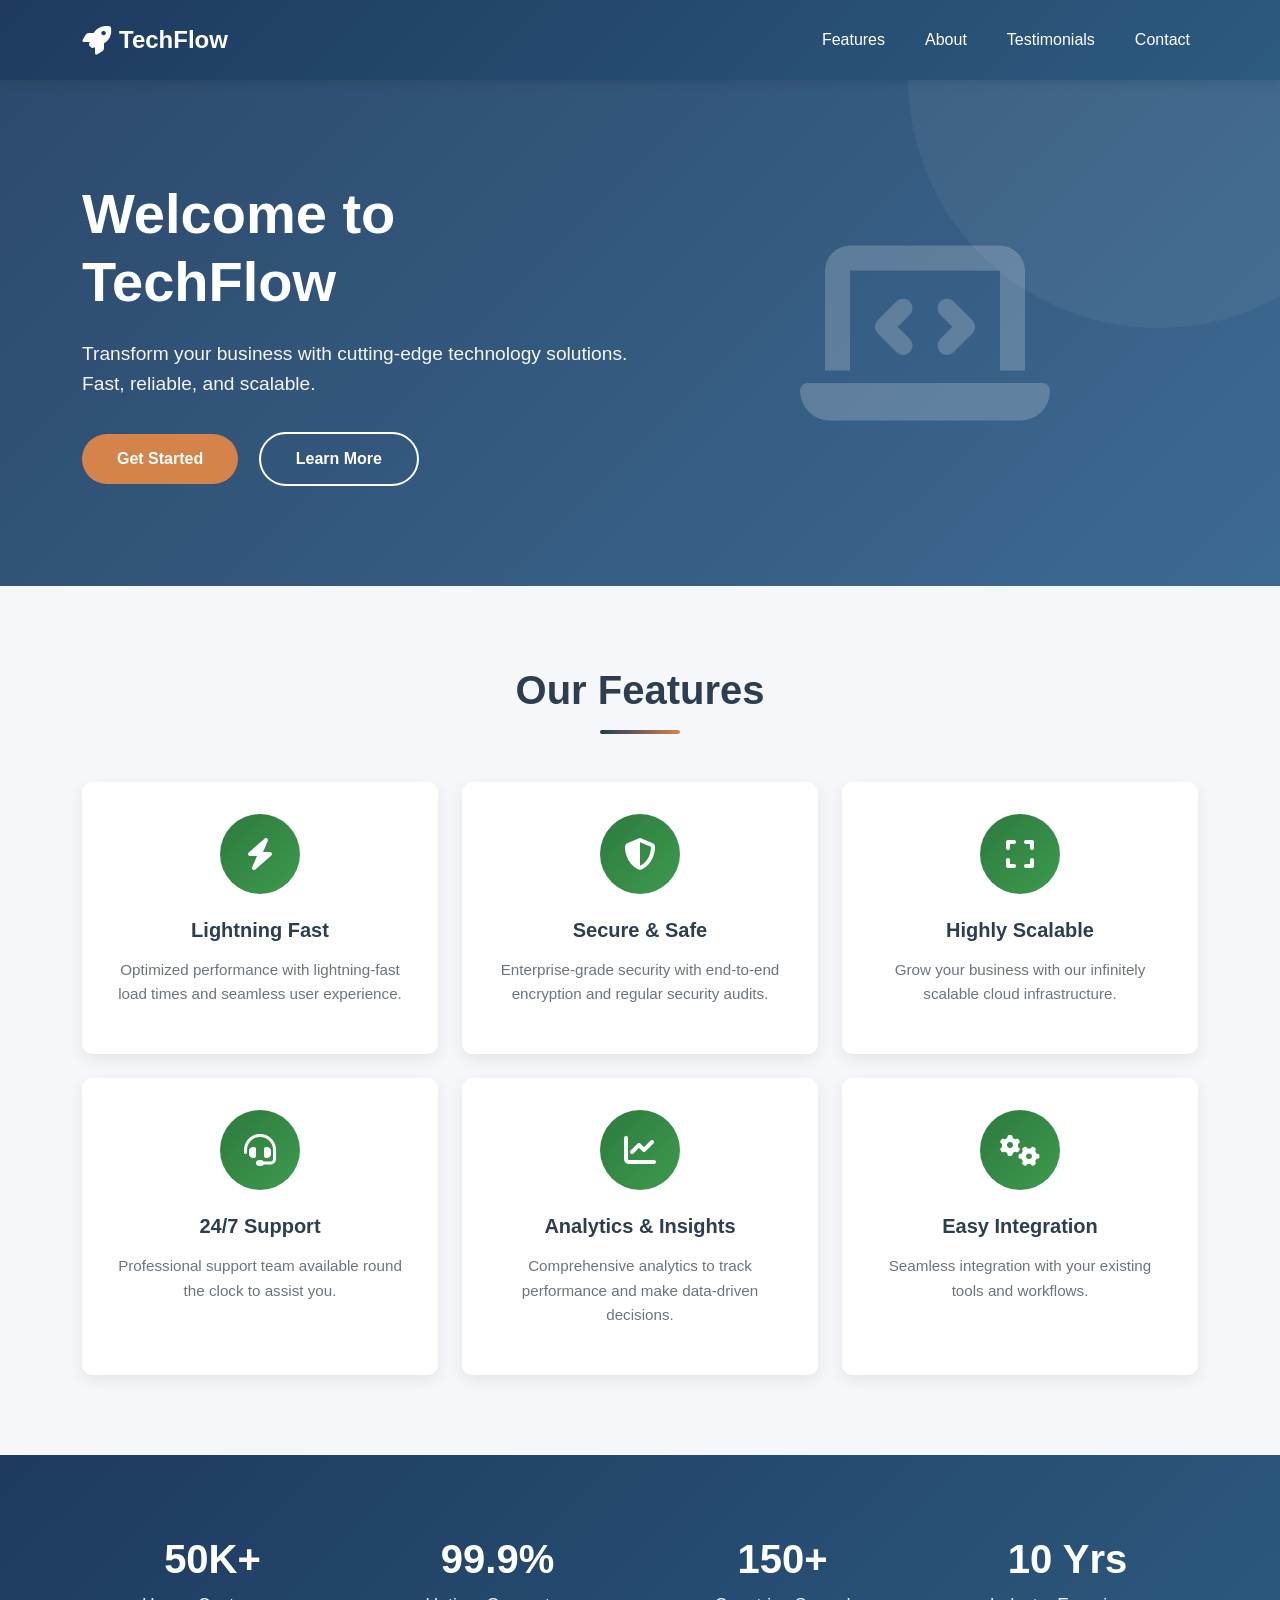
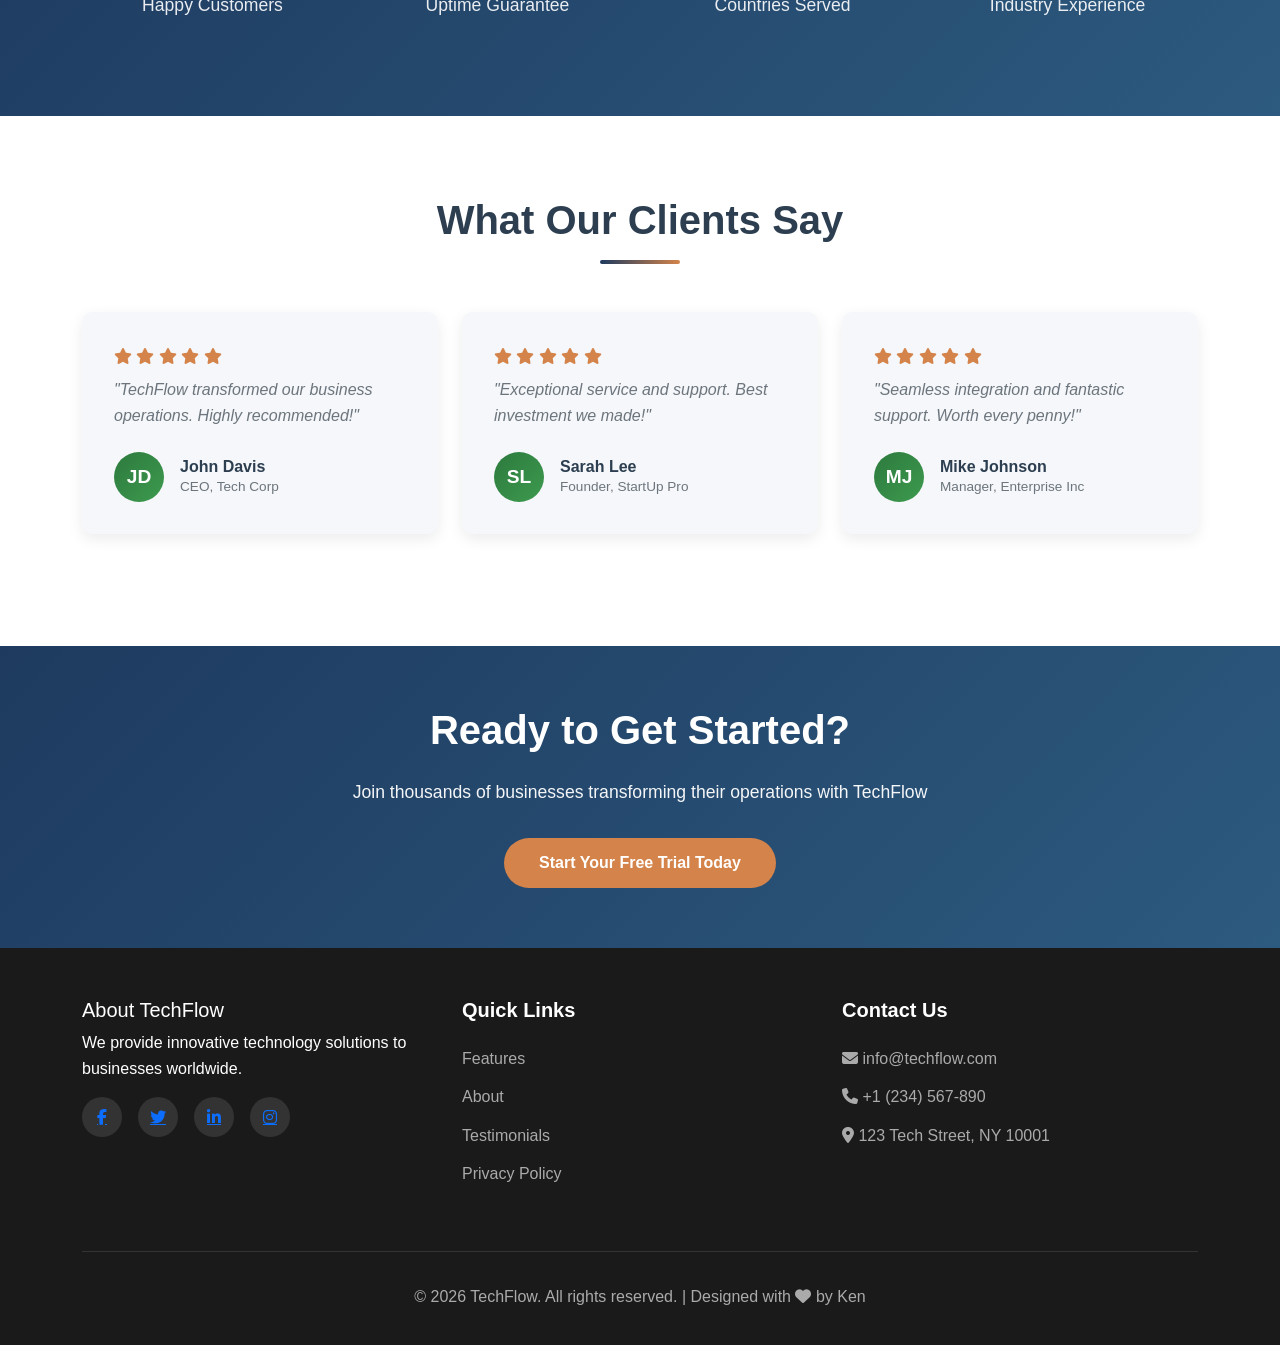
<file: landingpage.html>
<!DOCTYPE html>
<html lang="en">
<head>
    <meta charset="UTF-8">
    <meta name="viewport" content="width=device-width, initial-scale=1.0">
    <title>TechFlow - Modern Solutions for Your Business</title>
    <!-- Bootstrap 5 CSS -->
    <link href="https://cdn.jsdelivr.net/npm/bootstrap@5.3.0/dist/css/bootstrap.min.css" rel="stylesheet">
    <!-- Font Awesome Icons -->
    <link rel="stylesheet" href="https://cdnjs.cloudflare.com/ajax/libs/font-awesome/6.4.0/css/all.min.css">
    <style>
        :root {
            --primary-color: #1e3a5f;
            --secondary-color: #6c757d;
            --success-color: #2d7a3e;
            --danger-color: #c85a4a;
            --light-bg: #f5f7fa;
            --dark-text: #2c3e50;
            --accent-color: #d4844a;
        }

        * {
            margin: 0;
            padding: 0;
            box-sizing: border-box;
        }

        body {
            font-family: 'Segoe UI', Tahoma, Geneva, Verdana, sans-serif;
            line-height: 1.6;
            color: var(--dark-text);
        }

        /* Navbar Styling */
        .navbar {
            background: linear-gradient(135deg, #1e3a5f, #2d5a7f);
            padding: 1rem 0;
            box-shadow: 0 2px 10px rgba(0, 0, 0, 0.1);
        }

        .navbar-brand {
            font-weight: 700;
            font-size: 1.5rem;
            color: white !important;
            display: flex;
            align-items: center;
            gap: 0.5rem;
        }

        .navbar-brand i {
            font-size: 1.8rem;
        }

        .nav-link {
            color: white !important;
            margin-left: 1.5rem;
            font-weight: 500;
            transition: all 0.3s ease;
            position: relative;
        }

        .nav-link:hover {
            color: #e9ecef !important;
            transform: translateY(-2px);
        }

        .nav-link::after {
            content: '';
            position: absolute;
            bottom: -5px;
            left: 0;
            width: 0;
            height: 2px;
            background-color: #ffc107;
            transition: width 0.3s ease;
        }

        .nav-link:hover::after {
            width: 100%;
        }

        /* Hero Section */
        .hero {
            background: linear-gradient(135deg, #2c4a6d, #3d6a92);
            color: white;
            padding: 100px 0;
            position: relative;
            overflow: hidden;
        }

        .hero::before {
            content: '';
            position: absolute;
            top: -50%;
            right: -10%;
            width: 500px;
            height: 500px;
            background: rgba(255, 255, 255, 0.05);
            border-radius: 50%;
        }

        .hero-content {
            position: relative;
            z-index: 1;
        }

        .hero h1 {
            font-size: 3.5rem;
            font-weight: 700;
            margin-bottom: 1.5rem;
            line-height: 1.2;
        }

        .hero p {
            font-size: 1.2rem;
            margin-bottom: 2rem;
            opacity: 0.95;
        }

        .btn-custom {
            padding: 12px 35px;
            font-weight: 600;
            border-radius: 50px;
            transition: all 0.3s ease;
            text-decoration: none;
            display: inline-block;
        }

        .btn-primary-custom {
            background-color: #d4844a;
            color: white;
            border: none;
        }

        .btn-primary-custom:hover {
            background-color: #c25d2c;
            transform: translateY(-3px);
            box-shadow: 0 10px 25px rgba(212, 132, 74, 0.4);
            color: white;
        }

        .btn-secondary-custom {
            background-color: transparent;
            color: white;
            border: 2px solid white;
        }

        .btn-secondary-custom:hover {
            background-color: white;
            color: #667eea;
            transform: translateY(-3px);
        }

        /* Features Section */
        .features {
            padding: 80px 0;
            background-color: var(--light-bg);
        }

        .section-title {
            font-size: 2.5rem;
            font-weight: 700;
            margin-bottom: 3rem;
            text-align: center;
            color: var(--dark-text);
            position: relative;
        }

        .section-title::after {
            content: '';
            display: block;
            width: 80px;
            height: 4px;
            background: linear-gradient(90deg, #1e3a5f, #d4844a);
            margin: 1rem auto 0;
            border-radius: 2px;
        }

        .feature-card {
            background: white;
            padding: 2rem;
            border-radius: 10px;
            text-align: center;
            transition: all 0.3s ease;
            box-shadow: 0 5px 15px rgba(0, 0, 0, 0.08);
            height: 100%;
        }

        .feature-card:hover {
            transform: translateY(-10px);
            box-shadow: 0 20px 40px rgba(0, 0, 0, 0.15);
        }

        .feature-icon {
            width: 80px;
            height: 80px;
            background: linear-gradient(135deg, #2d7a3e, #3d9a4e);
            border-radius: 50%;
            display: flex;
            align-items: center;
            justify-content: center;
            margin: 0 auto 1.5rem;
            font-size: 2rem;
            color: white;
        }

        .feature-card h5 {
            font-weight: 700;
            margin-bottom: 1rem;
            color: var(--dark-text);
        }

        .feature-card p {
            color: var(--secondary-color);
            font-size: 0.95rem;
        }

        /* Stats Section */
        .stats {
            background: linear-gradient(135deg, #1e3a5f, #2d5a7f);
            color: white;
            padding: 80px 0;
            text-align: center;
        }

        .stat-item h3 {
            font-size: 2.5rem;
            font-weight: 700;
            margin-bottom: 0.5rem;
        }

        .stat-item p {
            font-size: 1.1rem;
            opacity: 0.9;
        }

        /* Testimonials Section */
        .testimonials {
            padding: 80px 0;
            background-color: white;
        }

        .testimonial-card {
            background: var(--light-bg);
            padding: 2rem;
            border-radius: 10px;
            margin-bottom: 2rem;
            box-shadow: 0 5px 15px rgba(0, 0, 0, 0.08);
            transition: all 0.3s ease;
        }

        .testimonial-card:hover {
            transform: translateX(10px);
        }

        .testimonial-text {
            font-style: italic;
            color: var(--secondary-color);
            margin-bottom: 1.5rem;
        }

        .testimonial-author {
            display: flex;
            align-items: center;
            gap: 1rem;
        }

        .author-avatar {
            width: 50px;
            height: 50px;
            background: linear-gradient(135deg, #2d7a3e, #3d9a4e);
            border-radius: 50%;
            display: flex;
            align-items: center;
            justify-content: center;
            color: white;
            font-weight: 700;
            font-size: 1.2rem;
        }

        .author-info h6 {
            margin: 0;
            font-weight: 600;
        }

        .author-info p {
            margin: 0;
            font-size: 0.85rem;
            color: var(--secondary-color);
        }

        .stars {
            color: #d4844a;
            margin-bottom: 0.5rem;
        }

        /* CTA Section */
        .cta-section {
            background: linear-gradient(135deg, #1e3a5f, #2d5a7f);
            color: white;
            padding: 60px 0;
            text-align: center;
        }

        .cta-section h2 {
            font-size: 2.5rem;
            margin-bottom: 1.5rem;
            font-weight: 700;
        }

        .cta-section p {
            font-size: 1.1rem;
            margin-bottom: 2rem;
            opacity: 0.95;
        }

        /* Footer */
        footer {
            background-color: #1a1a1a;
            color: white;
            padding: 50px 0 20px;
        }

        .footer-content h5 {
            font-weight: 700;
            margin-bottom: 1.5rem;
        }

        .footer-content ul {
            list-style: none;
            padding: 0;
        }

        .footer-content ul li {
            margin-bottom: 0.8rem;
        }

        .footer-content a {
            color: #aaa;
            text-decoration: none;
            transition: color 0.3s ease;
        }

        .footer-content a:hover {
            color: white;
        }

        .social-links {
            display: flex;
            gap: 1rem;
            margin-bottom: 3rem;
        }

        .social-links a {
            width: 40px;
            height: 40px;
            background-color: #333;
            border-radius: 50%;
            display: flex;
            align-items: center;
            justify-content: center;
            transition: all 0.3s ease;
        }

        .social-links a:hover {
            background-color: #2d7a3e;
            transform: translateY(-5px);
        }

        .footer-bottom {
            border-top: 1px solid #333;
            margin-top: 3rem;
            padding-top: 2rem;
            text-align: center;
            color: #aaa;
        }

        /* Responsive */
        @media (max-width: 768px) {
            .hero h1 {
                font-size: 2.2rem;
            }

            .hero p {
                font-size: 1rem;
            }

            .section-title {
                font-size: 2rem;
            }

            .stat-item h3 {
                font-size: 2rem;
            }

            .navbar {
                padding: 0.5rem 0;
            }

            .nav-link {
                margin-left: 0;
            }
        }
    </style>
</head>
<body>
    <!-- Navbar -->
    <nav class="navbar navbar-expand-lg navbar-dark sticky-top">
        <div class="container-lg">
            <a class="navbar-brand" href="#home">
                <i class="fas fa-rocket"></i>
                TechFlow
            </a>
            <button class="navbar-toggler" type="button" data-bs-toggle="collapse" data-bs-target="#navbarNav">
                <span class="navbar-toggler-icon"></span>
            </button>
            <div class="collapse navbar-collapse" id="navbarNav">
                <ul class="navbar-nav ms-auto">
                    <li class="nav-item">
                        <a class="nav-link" href="#features">Features</a>
                    </li>
                    <li class="nav-item">
                        <a class="nav-link" href="#about">About</a>
                    </li>
                    <li class="nav-item">
                        <a class="nav-link" href="#testimonials">Testimonials</a>
                    </li>
                    <li class="nav-item">
                        <a class="nav-link" href="#contact">Contact</a>
                    </li>
                </ul>
            </div>
        </div>
    </nav>

    <!-- Hero Section -->
    <section class="hero" id="home">
        <div class="container-lg">
            <div class="row align-items-center">
                <div class="col-lg-6 hero-content">
                    <h1>Welcome to TechFlow</h1>
                    <p>Transform your business with cutting-edge technology solutions. Fast, reliable, and scalable.</p>
                    <div>
                        <a href="#contact" class="btn-custom btn-primary-custom">Get Started</a>
                        <a href="#features" class="btn-custom btn-secondary-custom ms-3">Learn More</a>
                    </div>
                </div>
                <div class="col-lg-6 text-center">
                    <i class="fas fa-laptop-code" style="font-size: 200px; opacity: 0.2;"></i>
                </div>
            </div>
        </div>
    </section>

    <!-- Features Section -->
    <section class="features" id="features">
        <div class="container-lg">
            <h2 class="section-title">Our Features</h2>
            <div class="row g-4">
                <div class="col-md-6 col-lg-4">
                    <div class="feature-card">
                        <div class="feature-icon">
                            <i class="fas fa-bolt"></i>
                        </div>
                        <h5>Lightning Fast</h5>
                        <p>Optimized performance with lightning-fast load times and seamless user experience.</p>
                    </div>
                </div>
                <div class="col-md-6 col-lg-4">
                    <div class="feature-card">
                        <div class="feature-icon">
                            <i class="fas fa-shield-alt"></i>
                        </div>
                        <h5>Secure & Safe</h5>
                        <p>Enterprise-grade security with end-to-end encryption and regular security audits.</p>
                    </div>
                </div>
                <div class="col-md-6 col-lg-4">
                    <div class="feature-card">
                        <div class="feature-icon">
                            <i class="fas fa-expand"></i>
                        </div>
                        <h5>Highly Scalable</h5>
                        <p>Grow your business with our infinitely scalable cloud infrastructure.</p>
                    </div>
                </div>
                <div class="col-md-6 col-lg-4">
                    <div class="feature-card">
                        <div class="feature-icon">
                            <i class="fas fa-headset"></i>
                        </div>
                        <h5>24/7 Support</h5>
                        <p>Professional support team available round the clock to assist you.</p>
                    </div>
                </div>
                <div class="col-md-6 col-lg-4">
                    <div class="feature-card">
                        <div class="feature-icon">
                            <i class="fas fa-chart-line"></i>
                        </div>
                        <h5>Analytics & Insights</h5>
                        <p>Comprehensive analytics to track performance and make data-driven decisions.</p>
                    </div>
                </div>
                <div class="col-md-6 col-lg-4">
                    <div class="feature-card">
                        <div class="feature-icon">
                            <i class="fas fa-cogs"></i>
                        </div>
                        <h5>Easy Integration</h5>
                        <p>Seamless integration with your existing tools and workflows.</p>
                    </div>
                </div>
            </div>
        </div>
    </section>

    <!-- Stats Section -->
    <section class="stats" id="about">
        <div class="container-lg">
            <div class="row g-4">
                <div class="col-md-6 col-lg-3">
                    <div class="stat-item">
                        <h3>50K+</h3>
                        <p>Happy Customers</p>
                    </div>
                </div>
                <div class="col-md-6 col-lg-3">
                    <div class="stat-item">
                        <h3>99.9%</h3>
                        <p>Uptime Guarantee</p>
                    </div>
                </div>
                <div class="col-md-6 col-lg-3">
                    <div class="stat-item">
                        <h3>150+</h3>
                        <p>Countries Served</p>
                    </div>
                </div>
                <div class="col-md-6 col-lg-3">
                    <div class="stat-item">
                        <h3>10 Yrs</h3>
                        <p>Industry Experience</p>
                    </div>
                </div>
            </div>
        </div>
    </section>

    <!-- Testimonials Section -->
    <section class="testimonials" id="testimonials">
        <div class="container-lg">
            <h2 class="section-title">What Our Clients Say</h2>
            <div class="row g-4">
                <div class="col-md-6 col-lg-4">
                    <div class="testimonial-card">
                        <div class="stars">
                            <i class="fas fa-star"></i>
                            <i class="fas fa-star"></i>
                            <i class="fas fa-star"></i>
                            <i class="fas fa-star"></i>
                            <i class="fas fa-star"></i>
                        </div>
                        <p class="testimonial-text">"TechFlow transformed our business operations. Highly recommended!"</p>
                        <div class="testimonial-author">
                            <div class="author-avatar">JD</div>
                            <div class="author-info">
                                <h6>John Davis</h6>
                                <p>CEO, Tech Corp</p>
                            </div>
                        </div>
                    </div>
                </div>
                <div class="col-md-6 col-lg-4">
                    <div class="testimonial-card">
                        <div class="stars">
                            <i class="fas fa-star"></i>
                            <i class="fas fa-star"></i>
                            <i class="fas fa-star"></i>
                            <i class="fas fa-star"></i>
                            <i class="fas fa-star"></i>
                        </div>
                        <p class="testimonial-text">"Exceptional service and support. Best investment we made!"</p>
                        <div class="testimonial-author">
                            <div class="author-avatar">SL</div>
                            <div class="author-info">
                                <h6>Sarah Lee</h6>
                                <p>Founder, StartUp Pro</p>
                            </div>
                        </div>
                    </div>
                </div>
                <div class="col-md-6 col-lg-4">
                    <div class="testimonial-card">
                        <div class="stars">
                            <i class="fas fa-star"></i>
                            <i class="fas fa-star"></i>
                            <i class="fas fa-star"></i>
                            <i class="fas fa-star"></i>
                            <i class="fas fa-star"></i>
                        </div>
                        <p class="testimonial-text">"Seamless integration and fantastic support. Worth every penny!"</p>
                        <div class="testimonial-author">
                            <div class="author-avatar">MJ</div>
                            <div class="author-info">
                                <h6>Mike Johnson</h6>
                                <p>Manager, Enterprise Inc</p>
                            </div>
                        </div>
                    </div>
                </div>
            </div>
        </div>
    </section>

    <!-- CTA Section -->
    <section class="cta-section">
        <div class="container-lg">
            <h2>Ready to Get Started?</h2>
            <p>Join thousands of businesses transforming their operations with TechFlow</p>
            <a href="#contact" class="btn-custom btn-primary-custom">Start Your Free Trial Today</a>
        </div>
    </section>

    <!-- Footer -->
    <footer id="contact">
        <div class="container-lg">
            <div class="row mb-5">
                <div class="col-md-4">
                    <h5>About TechFlow</h5>
                    <p>We provide innovative technology solutions to businesses worldwide.</p>
                    <div class="social-links">
                        <a href="#"><i class="fab fa-facebook-f"></i></a>
                        <a href="#"><i class="fab fa-twitter"></i></a>
                        <a href="#"><i class="fab fa-linkedin-in"></i></a>
                        <a href="#"><i class="fab fa-instagram"></i></a>
                    </div>
                </div>
                <div class="col-md-4">
                    <div class="footer-content">
                        <h5>Quick Links</h5>
                        <ul>
                            <li><a href="#features">Features</a></li>
                            <li><a href="#about">About</a></li>
                            <li><a href="#testimonials">Testimonials</a></li>
                            <li><a href="#">Privacy Policy</a></li>
                        </ul>
                    </div>
                </div>
                <div class="col-md-4">
                    <div class="footer-content">
                        <h5>Contact Us</h5>
                        <ul>
                            <li><a href="mailto:info@techflow.com"><i class="fas fa-envelope"></i> info@techflow.com</a></li>
                            <li><a href="tel:+1234567890"><i class="fas fa-phone"></i> +1 (234) 567-890</a></li>
                            <li><a href="#"><i class="fas fa-map-marker-alt"></i> 123 Tech Street, NY 10001</a></li>
                        </ul>
                    </div>
                </div>
            </div>
            <div class="footer-bottom">
                <p>&copy; 2026 TechFlow. All rights reserved. | Designed with <i class="fas fa-heart"></i> by Ken</p>
            </div>
        </div>
    </footer>

    <!-- Bootstrap 5 JS -->
    <script src="https://cdn.jsdelivr.net/npm/bootstrap@5.3.0/dist/js/bootstrap.bundle.min.js"></script>
    
    <script>
        // Smooth scrolling for anchor links
        document.querySelectorAll('a[href^="#"]').forEach(anchor => {
            anchor.addEventListener('click', function (e) {
                e.preventDefault();
                const target = document.querySelector(this.getAttribute('href'));
                if (target) {
                    target.scrollIntoView({
                        behavior: 'smooth',
                        block: 'start'
                    });
                }
            });
        });

        // Add animation on scroll
        const observerOptions = {
            threshold: 0.1,
            rootMargin: '0px 0px -100px 0px'
        };

        const observer = new IntersectionObserver(function(entries) {
            entries.forEach(entry => {
                if (entry.isIntersecting) {
                    entry.target.style.animation = 'fadeInUp 0.6s ease forwards';
                }
            });
        }, observerOptions);

        document.querySelectorAll('.feature-card, .testimonial-card').forEach(el => {
            observer.observe(el);
        });

        // Add keyframe animation
        const style = document.createElement('style');
        style.textContent = `
            @keyframes fadeInUp {
                from {
                    opacity: 0;
                    transform: translateY(30px);
                }
                to {
                    opacity: 1;
                    transform: translateY(0);
                }
            }
        `;
        document.head.appendChild(style);
    </script>
</body>
</html>
</file>
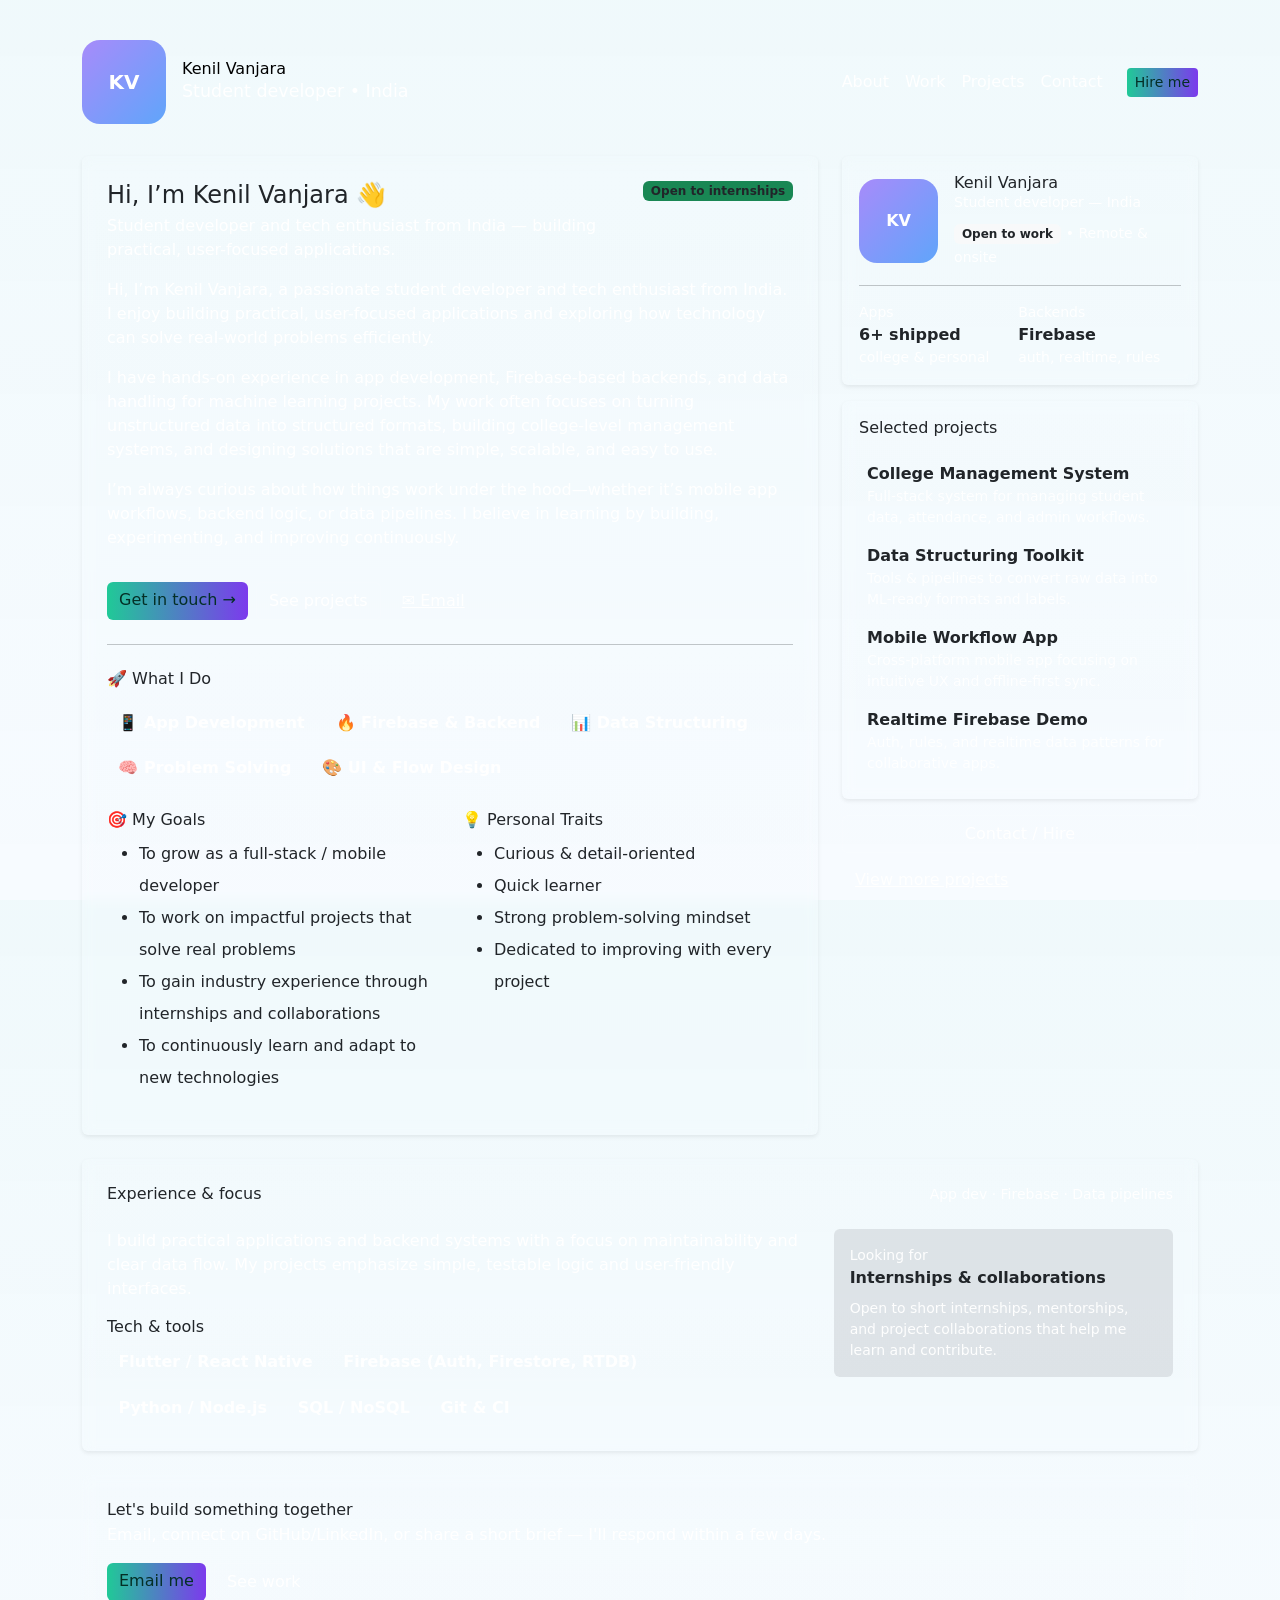
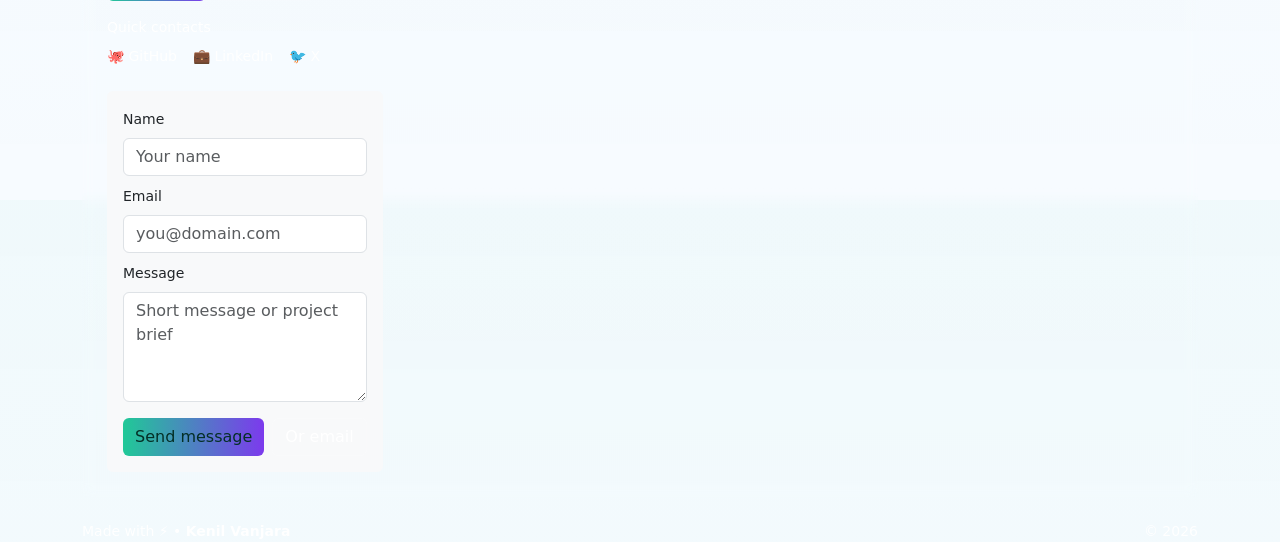
<file: portfolio.html>
<!doctype html>
<html lang="en">
<head>
  <meta charset="utf-8" />
  <meta name="viewport" content="width=device-width, initial-scale=1" />
  <title>Kenil Vanjara — Portfolio</title>
  <meta name="description" content="Kenil Vanjara — student developer. App development, Firebase backends, data structuring for ML, UI & flow design." />

  <!-- Bootstrap CSS (CDN) -->
  <link href="https://cdn.jsdelivr.net/npm/bootstrap@5.3.2/dist/css/bootstrap.min.css" rel="stylesheet">

  <style>
    :root{--accent:#20c997;--bg:#071129;--muted:rgba(255,255,255,0.95)}
    /* keep light-theme color the same — high contrast in dark theme */
    @media (prefers-color-scheme: light){:root{--bg:#f7fbff;--muted:#243044}}
    html,body{height:100%}
    body{background:linear-gradient(180deg,rgba(32,201,151,0.03),transparent),var(--bg);color:var(--muted);font-family:Inter, ui-sans-serif, system-ui, -apple-system, 'Segoe UI', Roboto, 'Helvetica Neue', Arial;padding:2rem}
    .card-ghost{background:linear-gradient(180deg, rgba(255,255,255,0.02), rgba(255,255,255,0.01));border:1px solid rgba(255,255,255,0.05);backdrop-filter:blur(6px)}
    /* avatar text: white for reliable contrast on the gradient */
    .avatar{width:84px;height:84px;border-radius:18px;background:linear-gradient(135deg,#a78bfa,#60a5fa);display:grid;place-items:center;font-weight:800;color:#ffffff}
    /* badges and muted text: increase visibility */
    .skill-badge{background:rgba(255,255,255,0.03);border:1px solid rgba(255,255,255,0.06);border-radius:999px;padding:.35rem .65rem;font-weight:600;color:rgba(255,255,255,0.92)}
    .primary-gradient{background:linear-gradient(90deg,var(--accent),#7c3aed);color:#042f26;border:none}

    /* Targeted dark-theme overrides for elements that were hard to read on the dark background */
    @media (prefers-color-scheme: dark){
      .text-muted { color: rgba(255,255,255,0.86) !important; }
      .small.text-muted, small.text-muted { color: rgba(255,255,255,0.78) !important; }
      .list-group-item .small.text-muted { color: rgba(255,255,255,0.74) !important; }
      .btn-outline-light { color: rgba(255,255,255,0.95); border-color: rgba(255,255,255,0.12); }
      footer { color: rgba(255,255,255,0.80); }
    }
    /* also respect Bootstrap theme toggle (data-bs-theme) */
    :root[data-bs-theme="dark"] {
      .text-muted { color: rgba(255,255,255,0.86) !important; }
      .small.text-muted, small.text-muted { color: rgba(255,255,255,0.78) !important; }
      .btn-outline-light { color: rgba(255,255,255,0.95); border-color: rgba(255,255,255,0.12); }
    }

    /* Strong, theme-agnostic overrides to ensure visible text on the dark background */
    /* High-specificity + !important so changes appear immediately (also covers cached/local previews) */
    .text-muted,
    .nav-link.text-muted,
    .btn-link.text-muted,
    .small.text-muted,
    small.text-muted {
      color: rgba(255,255,255,0.95) !important;
    }

    .list-group-item .small.text-muted { color: rgba(255,255,255,0.86) !important; }

    .btn-outline-light {
      color: rgba(255,255,255,0.98) !important;
      border-color: rgba(255,255,255,0.14) !important;
      background-color: transparent !important;
    }

    /* Main content paragraphs — force pure white for maximum readability */
    /* Targets article content and main section paragraphs only (avoids changing small/muted UI labels) */
    article.card.card-ghost p,
    section#about p,
    section#work p,
    section#contact p {
      color: #ffffff !important;
      opacity: 1 !important;
    }

    /* fallback for inline uses of var(--muted) */
    [style*="color:var(--muted)"] { color: rgba(255,255,255,0.95) !important; }

    @media (max-width:767.98px){body{padding:1rem}}
  </style>
</head>
<body>
  <div class="container-lg">
    <!-- Navbar (Bootstrap component) -->
    <nav class="navbar navbar-expand-md bg-transparent mb-4">
      <div class="container-fluid p-0 align-items-center">
        <a class="navbar-brand d-flex align-items-center gap-3 p-0" href="#">
          <div class="avatar">KV</div>
          <div>
            <div class="h6 mb-0">Kenil Vanjara</div>
            <div class="small text-muted">Student developer • India</div>
          </div>
        </a>

        <button class="navbar-toggler" type="button" data-bs-toggle="collapse" data-bs-target="#navMenu" aria-controls="navMenu" aria-expanded="false" aria-label="Toggle navigation">
          <span class="navbar-toggler-icon"></span>
        </button>

        <div class="collapse navbar-collapse" id="navMenu">
          <ul class="navbar-nav ms-auto mb-2 mb-md-0 align-items-md-center">
            <li class="nav-item"><a class="nav-link text-muted" href="#about">About</a></li>
            <li class="nav-item"><a class="nav-link text-muted" href="#work">Work</a></li>
            <li class="nav-item"><a class="nav-link text-muted" href="#projects">Projects</a></li>
            <li class="nav-item"><a class="nav-link text-muted" href="#contact">Contact</a></li>
            <li class="nav-item ms-3"><a class="btn btn-sm primary-gradient" href="#contact">Hire me</a></li>
          </ul>
        </div>
      </div>
    </nav>

    <main class="row g-4 align-items-start">
      <!-- Hero / About (uses Card component) -->
      <section id="about" class="col-12 col-lg-8">
        <article class="card card-ghost p-4 h-100 shadow-sm">
          <div class="d-flex justify-content-between align-items-start mb-3">
            <div>
              <h2 class="h4 mb-1">Hi, I’m Kenil Vanjara <span aria-hidden>👋</span></h2>
              <p class="text-muted mb-0">Student developer and tech enthusiast from India — building practical, user-focused applications.</p>
            </div>
            <div class="badge bg-success text-dark align-self-start">Open to internships</div>
          </div>

          <p>Hi, I’m Kenil Vanjara, a passionate student developer and tech enthusiast from India. I enjoy building practical, user-focused applications and exploring how technology can solve real-world problems efficiently.</p>

          <p>I have hands-on experience in app development, Firebase-based backends, and data handling for machine learning projects. My work often focuses on turning unstructured data into structured formats, building college-level management systems, and designing solutions that are simple, scalable, and easy to use.</p>

          <p>I’m always curious about how things work under the hood—whether it’s mobile app workflows, backend logic, or data pipelines. I believe in learning by building, experimenting, and improving continuously.</p>

          <div class="d-flex flex-wrap gap-2 mt-3">
            <a class="btn primary-gradient" href="#contact">Get in touch →</a>
            <a class="btn btn-outline-light" href="#projects">See projects</a>
            <a class="btn btn-link text-muted" href="mailto:kenil@example.com">✉️ Email</a>
          </div>

          <hr class="my-4">

          <h3 class="h6">🚀 What I Do</h3>
          <div class="d-flex flex-wrap gap-2 mt-2">
            <span class="skill-badge">📱 App Development</span>
            <span class="skill-badge">🔥 Firebase & Backend</span>
            <span class="skill-badge">📊 Data Structuring</span>
            <span class="skill-badge">🧠 Problem Solving</span>
            <span class="skill-badge">🎨 UI & Flow Design</span>
          </div>

          <div class="row mt-4">
            <div class="col-12 col-md-6">
              <h4 class="h6">🎯 My Goals</h4>
              <ul class="lh-lg">
                <li>To grow as a full-stack / mobile developer</li>
                <li>To work on impactful projects that solve real problems</li>
                <li>To gain industry experience through internships and collaborations</li>
                <li>To continuously learn and adapt to new technologies</li>
              </ul>
            </div>
            <div class="col-12 col-md-6">
              <h4 class="h6">💡 Personal Traits</h4>
              <ul class="lh-lg">
                <li>Curious & detail-oriented</li>
                <li>Quick learner</li>
                <li>Strong problem-solving mindset</li>
                <li>Dedicated to improving with every project</li>
              </ul>
            </div>
          </div>
        </article>
      </section>

      <!-- Sidebar (cards, list-group) -->
      <aside class="col-12 col-lg-4">
        <div class="card card-ghost p-3 mb-3 shadow-sm">
          <div class="d-flex gap-3 align-items-center">
            <div class="avatar">KV</div>
            <div>
              <h3 class="h6 mb-0">Kenil Vanjara</h3>
              <div class="text-muted small">Student developer — India</div>
              <div class="mt-2"><span class="badge bg-light text-dark">Open to work</span> <small class="text-muted">• Remote & onsite</small></div>
            </div>
          </div>

          <hr>
          <div class="d-flex gap-2 flex-wrap">
            <div class="flex-grow-1">
              <div class="small text-muted">Apps</div>
              <div class="fw-bold">6+ shipped</div>
              <div class="small text-muted">college & personal</div>
            </div>
            <div class="flex-grow-1">
              <div class="small text-muted">Backends</div>
              <div class="fw-bold">Firebase</div>
              <div class="small text-muted">auth, realtime, rules</div>
            </div>
          </div>
        </div>

        <div class="card card-ghost p-3 mb-3 shadow-sm">
          <h4 class="h6">Selected projects</h4>
          <div class="list-group list-group-flush mt-2" id="projects">
            <div class="list-group-item bg-transparent border-0 p-2">
              <div class="fw-semibold">College Management System</div>
              <div class="small text-muted">Full-stack system for managing student data, attendance, and admin workflows.</div>
            </div>
            <div class="list-group-item bg-transparent border-0 p-2">
              <div class="fw-semibold">Data Structuring Toolkit</div>
              <div class="small text-muted">Tools & pipelines to convert raw data into ML-ready formats and labels.</div>
            </div>
            <div class="list-group-item bg-transparent border-0 p-2">
              <div class="fw-semibold">Mobile Workflow App</div>
              <div class="small text-muted">Cross-platform mobile app focusing on intuitive UX and offline-first sync.</div>
            </div>
            <div class="list-group-item bg-transparent border-0 p-2">
              <div class="fw-semibold">Realtime Firebase Demo</div>
              <div class="small text-muted">Auth, rules, and realtime data patterns for collaborative apps.</div>
            </div>
          </div>
        </div>

        <div class="d-grid gap-2">
          <a class="btn btn-outline-light" href="#contact">Contact / Hire</a>
          <a class="btn btn-link text-muted text-start" href="#projects">View more projects</a>
        </div>
      </aside>

      <!-- Experience (cards, badges) -->
      <section id="work" class="col-12">
        <div class="card card-ghost p-4 shadow-sm">
          <div class="d-flex justify-content-between align-items-center mb-2">
            <h3 class="h6 mb-0">Experience & focus</h3>
            <div class="text-muted small">App dev · Firebase · Data pipelines</div>
          </div>

          <div class="row mt-3">
            <div class="col-12 col-md-8">
              <p class="text-muted">I build practical applications and backend systems with a focus on maintainability and clear data flow. My projects emphasize simple, testable logic and user-friendly interfaces.</p>

              <h4 class="h6">Tech & tools</h4>
              <div class="d-flex gap-2 flex-wrap mt-2">
                <span class="skill-badge">Flutter / React Native</span>
                <span class="skill-badge">Firebase (Auth, Firestore, RTDB)</span>
                <span class="skill-badge">Python / Node.js</span>
                <span class="skill-badge">SQL / NoSQL</span>
                <span class="skill-badge">Git & CI</span>
              </div>
            </div>
            <div class="col-12 col-md-4">
              <div class="p-3 bg-dark bg-opacity-10 rounded">
                <div class="small text-muted">Looking for</div>
                <div class="fw-bold">Internships & collaborations</div>
                <div class="small text-muted mt-2">Open to short internships, mentorships, and project collaborations that help me learn and contribute.</div>
              </div>
            </div>
          </div>
        </div>
      </section>

      <!-- Contact (form component) -->
      <section id="contact" class="col-12">
        <div class="card card-ghost p-4 d-flex flex-wrap gap-4 align-items-start">
          <div class="flex-grow-1" style="min-width:260px">
            <h3 class="h6 mb-1">Let's build something together</h3>
            <p class="text-muted">Email, connect on GitHub/LinkedIn, or share a short brief — I'll respond within a few days.</p>

            <div class="d-flex gap-2 mt-3">
              <a class="btn primary-gradient" href="mailto:kenil@example.com">Email me</a>
              <a class="btn btn-outline-light" href="#projects">See work</a>
            </div>

            <div class="mt-3 text-muted small">
              <div>Quick contacts</div>
              <div class="d-flex gap-3 mt-2">
                <a href="#" class="text-decoration-none text-muted">🐙 GitHub</a>
                <a href="#" class="text-decoration-none text-muted">💼 LinkedIn</a>
                <a href="#" class="text-decoration-none text-muted">🐦 X</a>
              </div>
            </div>
          </div>

          <form class="p-3 bg-body-tertiary rounded" style="min-width:260px;max-width:460px;" onsubmit="event.preventDefault();alert('Replace this with your form endpoint or mailto handler');">
            <div class="mb-2">
              <label for="name" class="form-label small">Name</label>
              <input id="name" name="name" class="form-control" required placeholder="Your name">
            </div>
            <div class="mb-2">
              <label for="email" class="form-label small">Email</label>
              <input id="email" name="email" type="email" class="form-control" required placeholder="you@domain.com">
            </div>
            <div class="mb-3">
              <label for="message" class="form-label small">Message</label>
              <textarea id="message" name="message" class="form-control" rows="4" required placeholder="Short message or project brief"></textarea>
            </div>
            <div class="d-flex gap-2">
              <button class="btn primary-gradient" type="submit">Send message</button>
              <a class="btn btn-outline-light" href="mailto:kenil@example.com">Or email</a>
            </div>
          </form>
        </div>
      </section>

    </main>

    <footer class="d-flex justify-content-between align-items-center mt-4 text-muted small">
      <div>Made with ⚡ • <strong>Kenil Vanjara</strong></div>
      <div>© <span id="year"></span></div>
    </footer>
  </div>

  <!-- Bootstrap JS bundle (Popper included) -->
  <script src="https://cdn.jsdelivr.net/npm/bootstrap@5.3.2/dist/js/bootstrap.bundle.min.js"></script>
  <script>
    // set year
    document.getElementById('year').textContent = new Date().getFullYear();

    // theme toggle (Bootstrap data-bs-theme) — persists to localStorage
    const themeToggle = document.getElementById('themeToggle');
    const saved = localStorage.getItem('site-theme');
    if(saved) document.documentElement.dataset.bsTheme = saved;
    themeToggle?.addEventListener('click', ()=>{
      const next = document.documentElement.dataset.bsTheme === 'light' ? 'dark' : 'light';
      document.documentElement.dataset.bsTheme = next;
      localStorage.setItem('site-theme', next);
    });
  </script>
</body>
</html>
</file>
